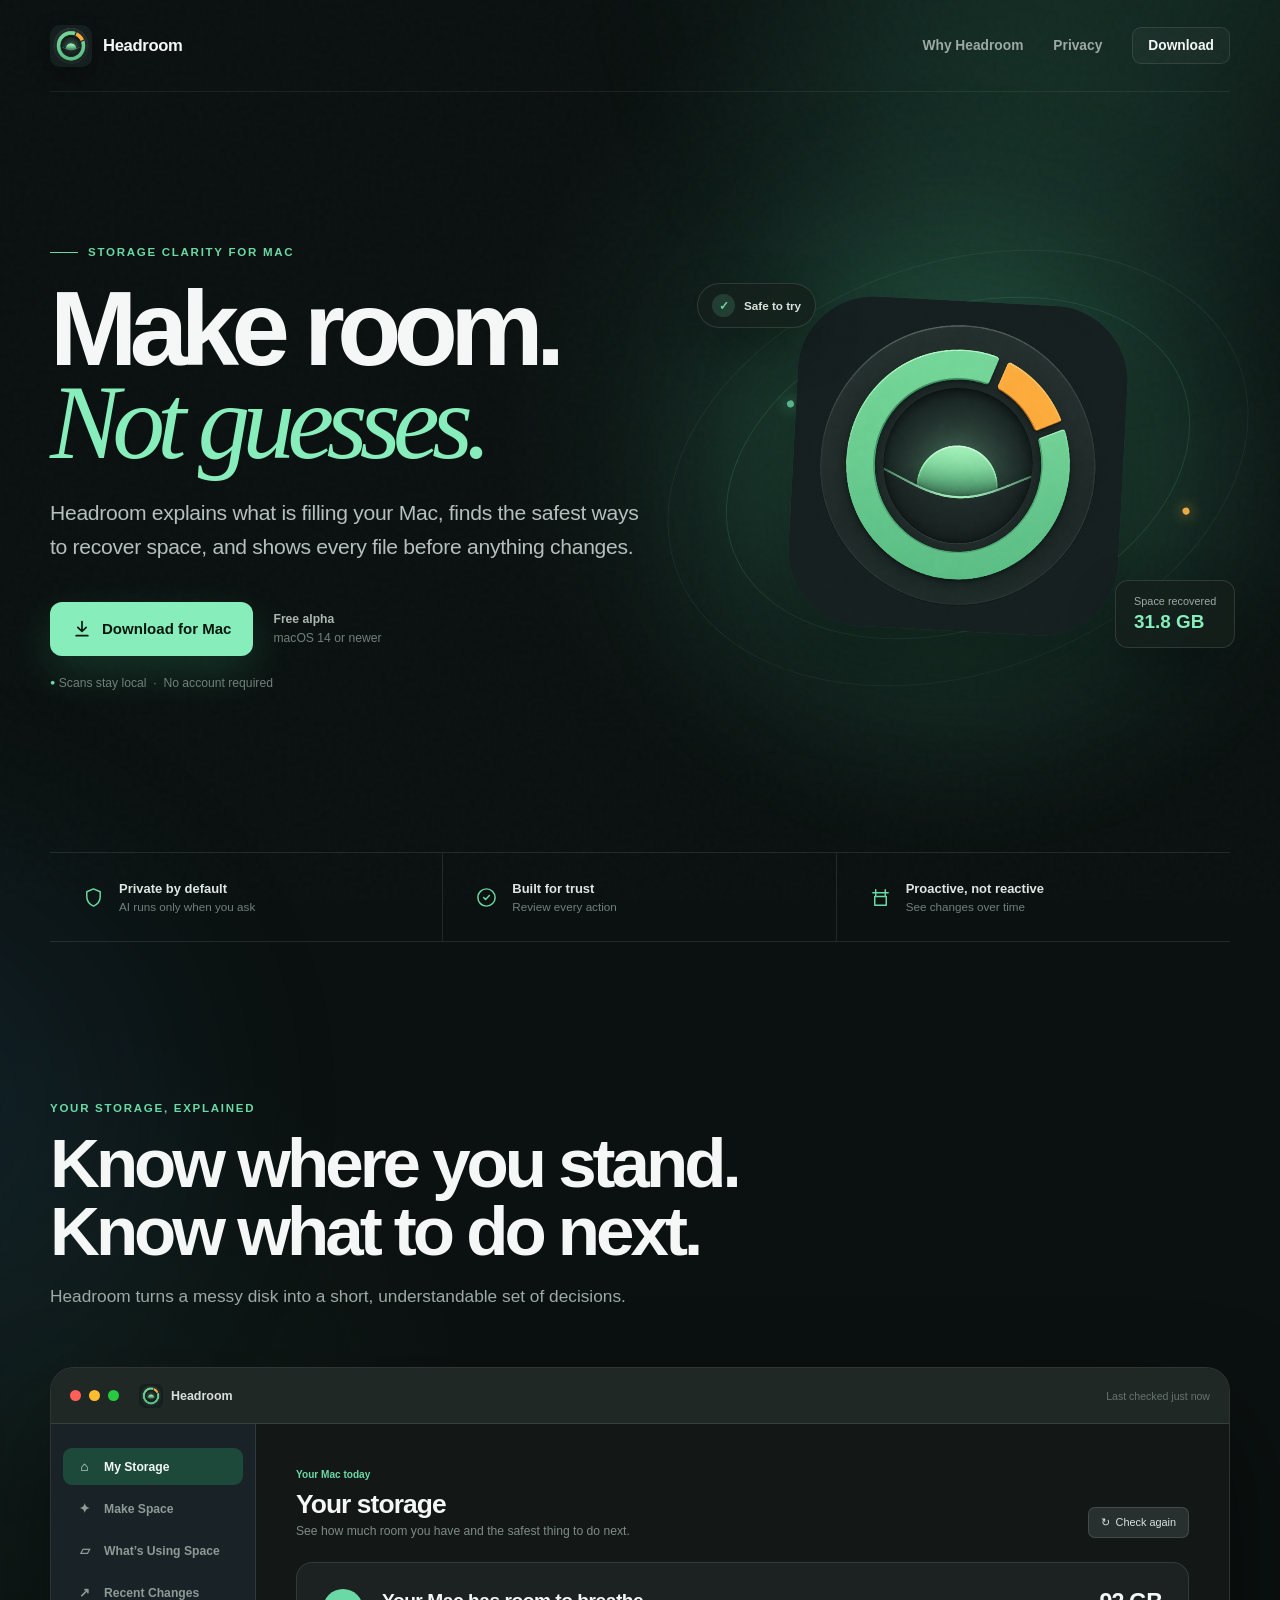
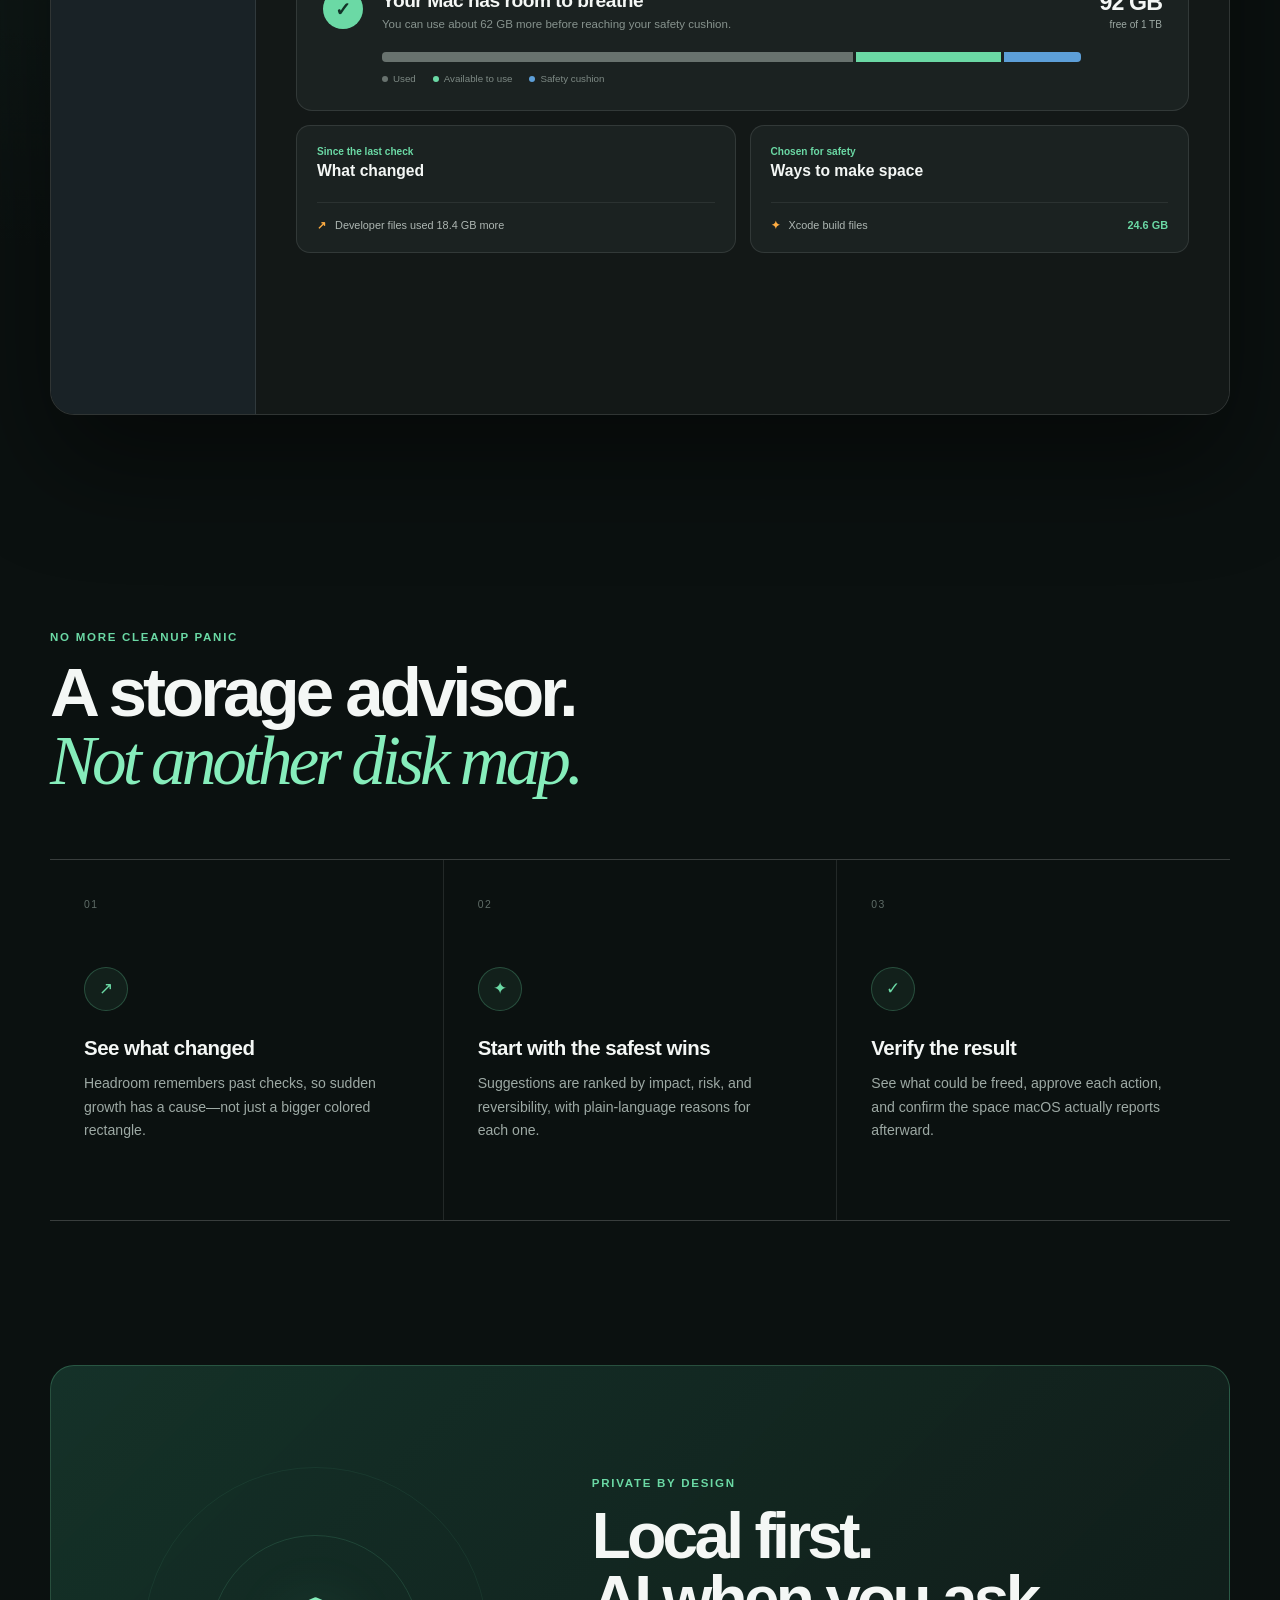
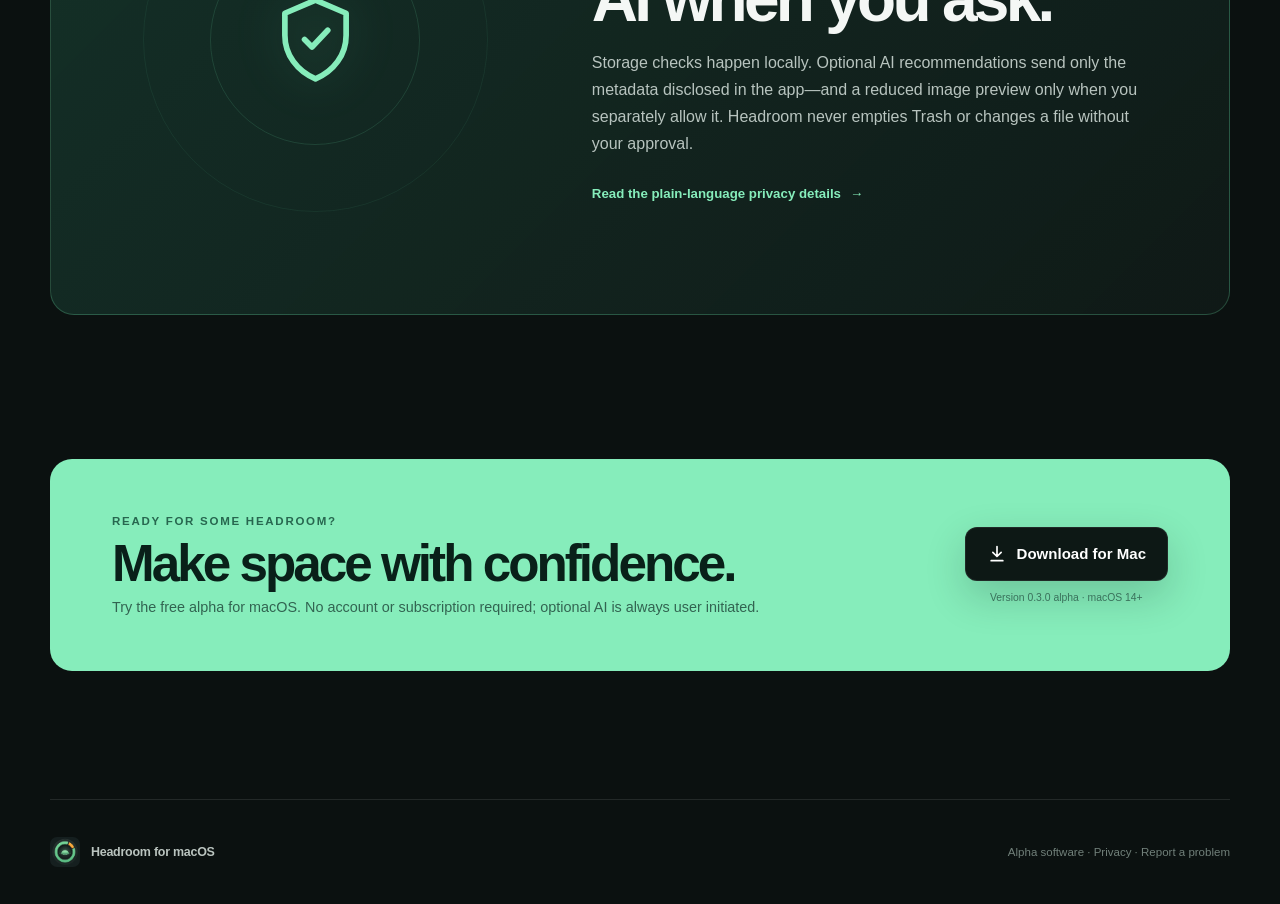
<file: release-site/index.html>
<!doctype html>
<html lang="en">
<head>
  <meta charset="utf-8">
  <meta name="viewport" content="width=device-width, initial-scale=1">
  <meta name="description" content="Headroom is a private, local-first Mac app that explains what is using your storage and helps you make room safely.">
  <meta name="theme-color" content="#0d1513">
  <meta property="og:title" content="Headroom for Mac — Make room without guessing">
  <meta property="og:description" content="Understand what changed, find the safest ways to recover space, and review every file before anything moves.">
  <meta property="og:image" content="app-icon.png">
  <meta property="og:type" content="website">
  <title>Headroom for Mac — Make room without guessing</title>
  <link rel="icon" href="app-icon.png">
  <link rel="apple-touch-icon" href="app-icon.png">
  <link rel="stylesheet" href="styles.css">
</head>
<body>
  <a class="skip-link" href="#main">Skip to content</a>
  <div class="ambient ambient-one" aria-hidden="true"></div>
  <div class="ambient ambient-two" aria-hidden="true"></div>
  <div class="grain" aria-hidden="true"></div>

  <header class="site-header">
    <a class="brand" href="./" aria-label="Headroom home">
      <img src="app-icon.png" width="42" height="42" alt="">
      <span>Headroom</span>
    </a>
    <nav aria-label="Main navigation">
      <a href="#why">Why Headroom</a>
      <a href="#privacy">Privacy</a>
      <a class="nav-download" href="#download">Download</a>
    </nav>
  </header>

  <main id="main">
    <section class="hero">
      <div class="hero-copy">
        <div class="eyebrow"><span></span> Storage clarity for Mac</div>
        <h1>Make room.<br><em>Not guesses.</em></h1>
        <p class="lede">Headroom explains what is filling your Mac, finds the safest ways to recover space, and shows every file before anything changes.</p>
        <div class="download-row">
          <a class="download-button" href="https://github.com/jacobmoncur/headroom/releases/latest/download/Headroom-0.3.0.dmg">
            <svg aria-hidden="true" viewBox="0 0 24 24"><path d="M12 3v12m0 0 5-5m-5 5-5-5M5 20h14"/></svg>
            Download for Mac
          </a>
          <div class="requirements"><strong>Free alpha</strong><br>macOS 14 or newer</div>
        </div>
        <p class="hero-note"><span aria-hidden="true">●</span> Scans stay local &nbsp;·&nbsp; No account required</p>
      </div>

      <div class="hero-art" aria-hidden="true">
        <div class="orbit orbit-one"></div>
        <div class="orbit orbit-two"></div>
        <div class="hero-icon-wrap">
          <div class="icon-glow"></div>
          <img src="app-icon.png" width="330" height="330" alt="">
        </div>
        <div class="floating-note note-space"><span>Space recovered</span><strong>31.8 GB</strong></div>
        <div class="floating-note note-safe"><i>✓</i><span>Safe to try</span></div>
      </div>
    </section>

    <section class="trust-strip" aria-label="Headroom principles">
      <p><svg aria-hidden="true" viewBox="0 0 24 24"><path d="M12 3 5 6v5c0 4.5 2.8 8.2 7 10 4.2-1.8 7-5.5 7-10V6l-7-3Z"/></svg><span><strong>Private by default</strong>AI runs only when you ask</span></p>
      <p><svg aria-hidden="true" viewBox="0 0 24 24"><path d="m9 12 2 2 4-4M12 3a9 9 0 1 0 0 18 9 9 0 0 0 0-18Z"/></svg><span><strong>Built for trust</strong>Review every action</span></p>
      <p><svg aria-hidden="true" viewBox="0 0 24 24"><path d="M4 7h16M7 4v6m10-6v6M6 11h12v9H6z"/></svg><span><strong>Proactive, not reactive</strong>See changes over time</span></p>
    </section>

    <section class="product-section" aria-labelledby="product-title">
      <div class="section-heading">
        <p class="tiny-label">YOUR STORAGE, EXPLAINED</p>
        <h2 id="product-title">Know where you stand.<br>Know what to do next.</h2>
        <p>Headroom turns a messy disk into a short, understandable set of decisions.</p>
      </div>

      <div class="product-stage" aria-label="Headroom storage summary example">
        <div class="window-chrome">
          <span class="traffic red"></span><span class="traffic yellow"></span><span class="traffic green"></span>
          <div class="window-title"><img src="app-icon.png" width="24" height="24" alt=""> Headroom</div>
          <span class="window-status">Last checked just now</span>
        </div>
        <div class="product-body">
          <aside>
            <div class="nav active"><span class="nav-icon">⌂</span><span>My Storage</span></div>
            <div class="nav"><span class="nav-icon">✦</span><span>Make Space</span></div>
            <div class="nav"><span class="nav-icon">▱</span><span>What’s Using Space</span></div>
            <div class="nav"><span class="nav-icon">↗</span><span>Recent Changes</span></div>
          </aside>
          <div class="app-content">
            <div class="app-heading">
              <div><span>Your Mac today</span><h3>Your storage</h3><p>See how much room you have and the safest thing to do next.</p></div>
              <button type="button" tabindex="-1">↻ &nbsp;Check again</button>
            </div>
            <div class="storage-card">
              <div class="status-mark">✓</div>
              <div class="storage-copy">
                <h4>Your Mac has room to breathe</h4>
                <p>You can use about 62 GB more before reaching your safety cushion.</p>
                <div class="storage-bar"><span class="used"></span><span class="available"></span><span class="reserve"></span></div>
                <div class="legend"><span><i></i> Used</span><span><i></i> Available to use</span><span><i></i> Safety cushion</span></div>
              </div>
              <div class="free-space"><strong>92 GB</strong><span>free of 1 TB</span></div>
            </div>
            <div class="mini-panels">
              <div><span>Since the last check</span><strong>What changed</strong><p><b>↗</b> Developer files used 18.4 GB more</p></div>
              <div><span>Chosen for safety</span><strong>Ways to make space</strong><p><b>✦</b> Xcode build files <em>24.6 GB</em></p></div>
            </div>
          </div>
        </div>
      </div>
    </section>

    <section class="why-section" id="why" aria-labelledby="why-title">
      <div class="why-intro">
        <p class="tiny-label">NO MORE CLEANUP PANIC</p>
        <h2 id="why-title">A storage advisor.<br><em>Not another disk map.</em></h2>
      </div>
      <div class="principles">
        <article><span class="step">01</span><div class="feature-icon">↗</div><h3>See what changed</h3><p>Headroom remembers past checks, so sudden growth has a cause—not just a bigger colored rectangle.</p></article>
        <article><span class="step">02</span><div class="feature-icon">✦</div><h3>Start with the safest wins</h3><p>Suggestions are ranked by impact, risk, and reversibility, with plain-language reasons for each one.</p></article>
        <article><span class="step">03</span><div class="feature-icon">✓</div><h3>Verify the result</h3><p>See what could be freed, approve each action, and confirm the space macOS actually reports afterward.</p></article>
      </div>
    </section>

    <section class="privacy-callout" id="privacy">
      <div class="privacy-visual" aria-hidden="true">
        <div class="privacy-ring ring-outer"></div><div class="privacy-ring ring-inner"></div>
        <svg viewBox="0 0 24 24"><path d="M12 3 5 6v5c0 4.5 2.8 8.2 7 10 4.2-1.8 7-5.5 7-10V6l-7-3Z"/><path d="m9.5 12 1.7 1.7 3.6-3.8"/></svg>
      </div>
      <div>
        <p class="tiny-label">PRIVATE BY DESIGN</p>
        <h2>Local first.<br>AI when you ask.</h2>
        <p>Storage checks happen locally. Optional AI recommendations send only the metadata disclosed in the app—and a reduced image preview only when you separately allow it. Headroom never empties Trash or changes a file without your approval.</p>
        <a href="privacy.html">Read the plain-language privacy details <span>→</span></a>
      </div>
    </section>

    <section class="download-card" id="download">
      <div><p class="tiny-label">READY FOR SOME HEADROOM?</p><h2>Make space with confidence.</h2><p>Try the free alpha for macOS. No account or subscription required; optional AI is always user initiated.</p></div>
      <div class="download-actions">
        <a class="download-button light" href="https://github.com/jacobmoncur/headroom/releases/latest/download/Headroom-0.3.0.dmg"><svg aria-hidden="true" viewBox="0 0 24 24"><path d="M12 3v12m0 0 5-5m-5 5-5-5M5 20h14"/></svg>Download for Mac</a>
        <span>Version 0.3.0 alpha · macOS 14+</span>
      </div>
    </section>
  </main>

  <footer>
    <a class="footer-brand" href="./"><img src="app-icon.png" width="30" height="30" alt="">Headroom for macOS</a>
    <span>Alpha software · <a href="privacy.html">Privacy</a> · <a href="https://github.com/jacobmoncur/headroom/issues">Report a problem</a></span>
  </footer>
</body>
</html>
</file>
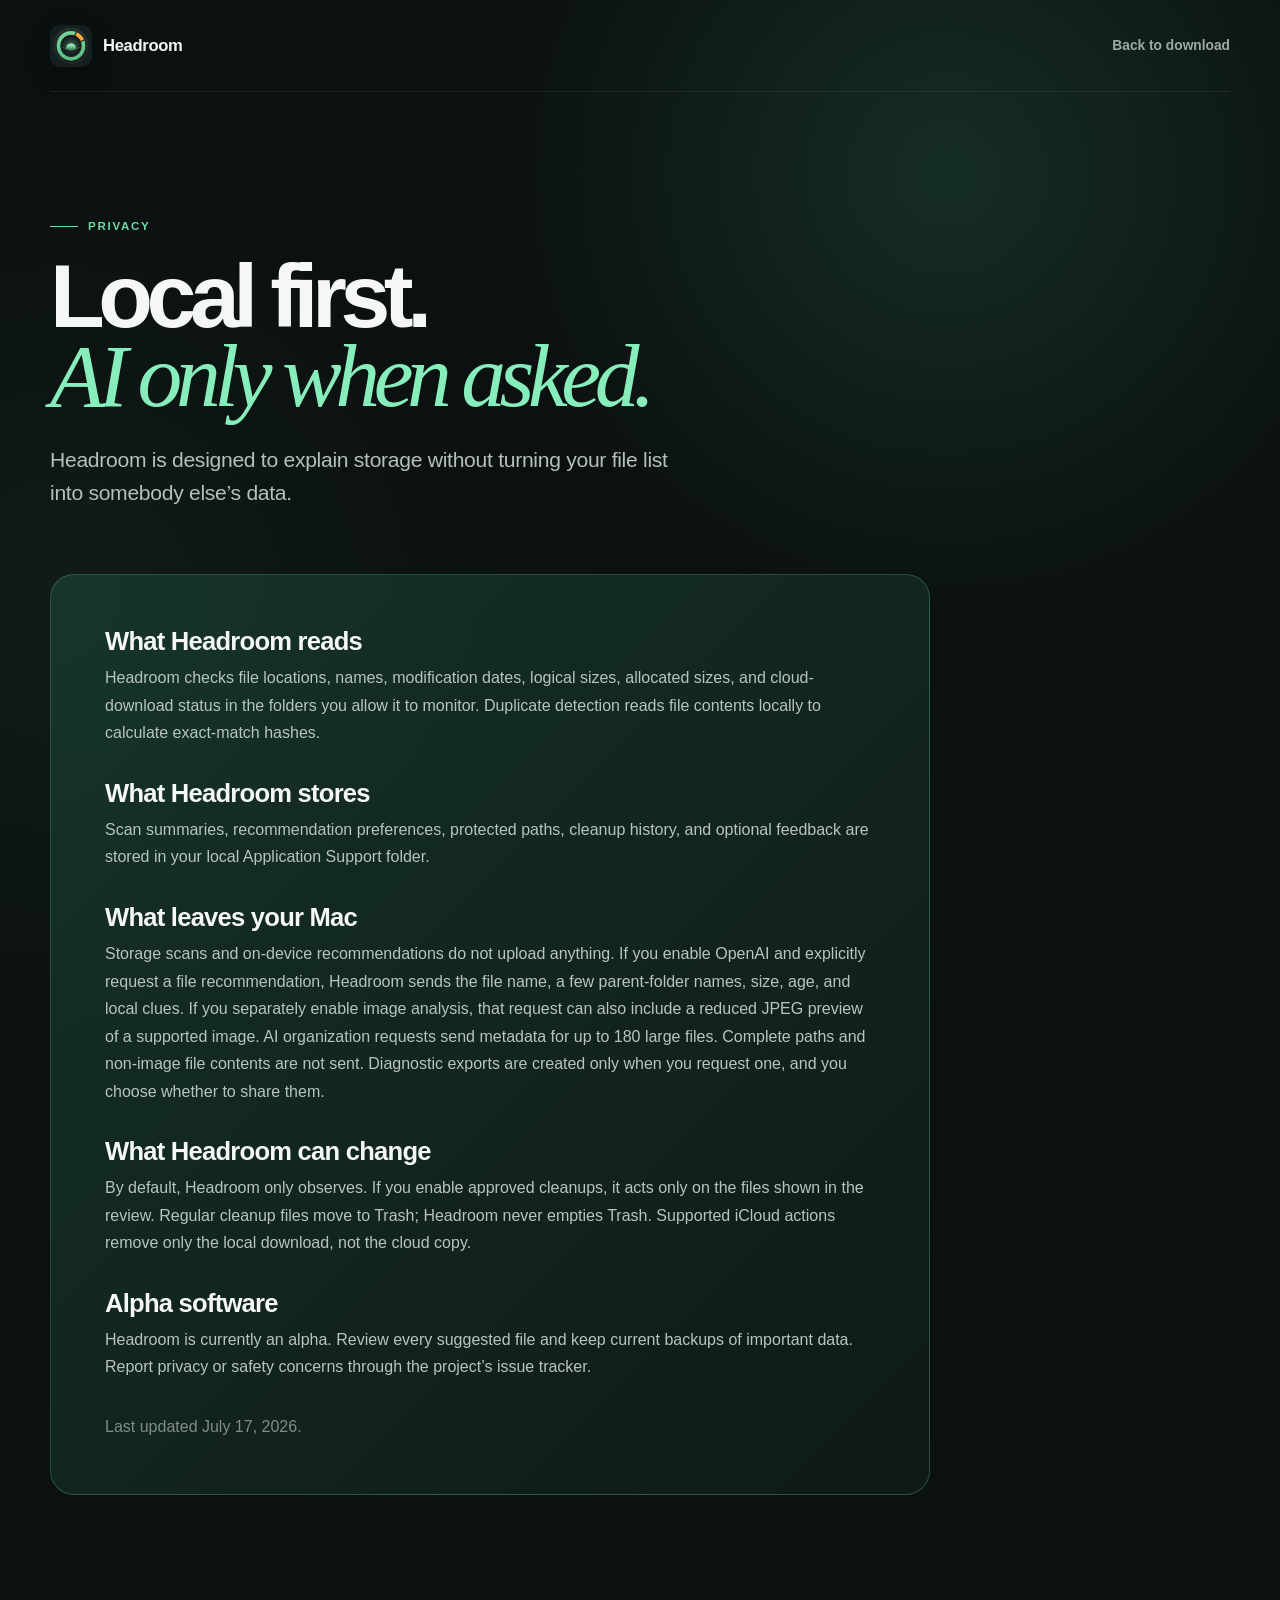
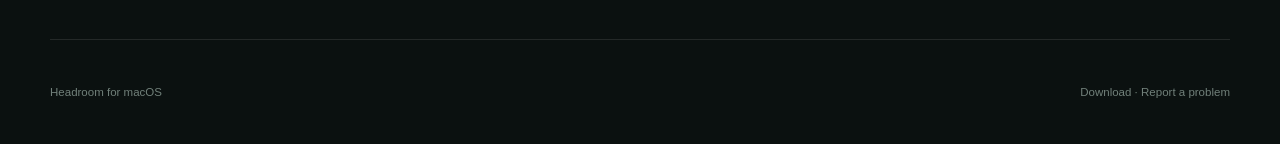
<file: release-site/privacy.html>
<!doctype html>
<html lang="en">
<head>
  <meta charset="utf-8">
  <meta name="viewport" content="width=device-width, initial-scale=1">
  <meta name="theme-color" content="#0d1513">
  <title>Privacy — Headroom for Mac</title>
  <link rel="icon" href="app-icon.png">
  <link rel="stylesheet" href="styles.css">
</head>
<body>
  <header class="site-header"><a class="brand" href="./"><img src="app-icon.png" width="42" height="42" alt=""><span>Headroom</span></a><nav aria-label="Privacy navigation"><a href="./">Back to download</a></nav></header>
  <main>
    <section class="hero privacy-page-hero">
      <div class="eyebrow"><span></span> Privacy</div>
      <h1 style="font-size:clamp(3.5rem,7vw,6rem)">Local first.<br><em>AI only when asked.</em></h1>
      <p class="lede">Headroom is designed to explain storage without turning your file list into somebody else’s data.</p>
    </section>
    <section class="privacy-callout privacy-copy">
      <h2>What Headroom reads</h2><p>Headroom checks file locations, names, modification dates, logical sizes, allocated sizes, and cloud-download status in the folders you allow it to monitor. Duplicate detection reads file contents locally to calculate exact-match hashes.</p>
      <h2>What Headroom stores</h2><p>Scan summaries, recommendation preferences, protected paths, cleanup history, and optional feedback are stored in your local Application Support folder.</p>
      <h2>What leaves your Mac</h2><p>Storage scans and on-device recommendations do not upload anything. If you enable OpenAI and explicitly request a file recommendation, Headroom sends the file name, a few parent-folder names, size, age, and local clues. If you separately enable image analysis, that request can also include a reduced JPEG preview of a supported image. AI organization requests send metadata for up to 180 large files. Complete paths and non-image file contents are not sent. Diagnostic exports are created only when you request one, and you choose whether to share them.</p>
      <h2>What Headroom can change</h2><p>By default, Headroom only observes. If you enable approved cleanups, it acts only on the files shown in the review. Regular cleanup files move to Trash; Headroom never empties Trash. Supported iCloud actions remove only the local download, not the cloud copy.</p>
      <h2>Alpha software</h2><p>Headroom is currently an alpha. Review every suggested file and keep current backups of important data. Report privacy or safety concerns through the project’s issue tracker.</p>
      <p style="margin-top:2rem;color:#7e8d87">Last updated July 17, 2026.</p>
    </section>
  </main>
  <footer><span>Headroom for macOS</span><span><a href="./">Download</a> · <a href="https://github.com/jacobmoncur/headroom/issues">Report a problem</a></span></footer>
</body>
</html>
</file>
<file: release-site/styles.css>
:root {
  color-scheme: dark;
  --ink: #f4f7f5;
  --muted: #9da9a4;
  --quiet: #71807a;
  --deep: #0b1110;
  --panel: #1b2221;
  --line: rgba(255, 255, 255, .1);
  --mint: #6bd9a5;
  --mint-bright: #86edbb;
  --mint-deep: #1d493b;
  --amber: #ffad42;
  --blue: #5d9fd8;
  --serif: "Iowan Old Style", "Baskerville", "Times New Roman", serif;
  --rounded: ui-rounded, "SF Pro Rounded", "Avenir Next", sans-serif;
}

* { box-sizing: border-box; }
html { scroll-behavior: smooth; }
body {
  margin: 0;
  min-height: 100vh;
  overflow-x: hidden;
  background: radial-gradient(circle at 74% 10%, rgba(40,91,75,.38), transparent 28rem), radial-gradient(circle at 5% 35%, rgba(44,84,72,.16), transparent 26rem), var(--deep);
  color: var(--ink);
  font-family: var(--rounded);
  -webkit-font-smoothing: antialiased;
}
a { color: inherit; }
button { font: inherit; }
.skip-link { position: fixed; top: -80px; left: 20px; z-index: 100; padding: 11px 16px; border-radius: 8px; background: var(--mint); color: #071510; text-decoration: none; font-weight: 750; }
.skip-link:focus { top: 16px; }
.ambient { position: fixed; z-index: -2; border-radius: 50%; filter: blur(120px); opacity: .13; }
.ambient-one { width: 36rem; height: 36rem; background: #55dfa8; top: -21rem; right: -5rem; }
.ambient-two { width: 30rem; height: 30rem; background: #367fb5; left: -21rem; top: 54rem; }
.grain { position: fixed; inset: 0; z-index: -1; pointer-events: none; opacity: .035; background-image: url("data:image/svg+xml,%3Csvg viewBox='0 0 180 180' xmlns='http://www.w3.org/2000/svg'%3E%3Cfilter id='n'%3E%3CfeTurbulence type='fractalNoise' baseFrequency='.9' numOctaves='4' stitchTiles='stitch'/%3E%3C/filter%3E%3Crect width='100%25' height='100%25' filter='url(%23n)' opacity='.55'/%3E%3C/svg%3E"); }

.site-header, main, footer { width: min(1180px, calc(100% - 48px)); margin-inline: auto; }
.site-header { height: 92px; display: flex; align-items: center; justify-content: space-between; border-bottom: 1px solid rgba(255,255,255,.07); }
.brand, .footer-brand { display: flex; align-items: center; gap: 11px; text-decoration: none; font-size: 1.04rem; font-weight: 760; letter-spacing: -.02em; }
.brand img { border-radius: 10px; box-shadow: 0 8px 22px rgba(0,0,0,.3); }
.site-header nav { display: flex; align-items: center; gap: 30px; }
.site-header nav a { color: var(--muted); text-decoration: none; font-size: .86rem; font-weight: 650; transition: color .2s ease; }
.site-header nav a:hover { color: var(--ink); }
.site-header .nav-download { padding: 10px 15px; border: 1px solid var(--line); border-radius: 9px; color: var(--ink); background: rgba(255,255,255,.035); }

.hero { min-height: 760px; display: grid; grid-template-columns: minmax(0,1.04fr) minmax(380px,.96fr); gap: 44px; align-items: center; padding: 6.5rem 0 7rem; }
.hero-copy { position: relative; z-index: 2; animation: rise .85s cubic-bezier(.2,.7,.2,1) both; }
.eyebrow, .tiny-label { margin: 0; color: var(--mint); font-size: .72rem; letter-spacing: .15em; font-weight: 800; text-transform: uppercase; }
.eyebrow { display: flex; align-items: center; gap: 10px; }
.eyebrow span { width: 28px; height: 1px; background: var(--mint); }
h1 { max-width: 710px; margin: 25px 0 27px; font-size: clamp(4.4rem,8.2vw,7.25rem); line-height: .88; letter-spacing: -.072em; }
h1 em, .why-intro h2 em { color: var(--mint-bright); font-family: var(--serif); font-weight: 400; }
.lede { max-width: 655px; margin: 0; color: #b5bfbb; font-size: clamp(1.08rem,1.8vw,1.32rem); line-height: 1.6; letter-spacing: -.014em; }
.download-row { display: flex; align-items: center; gap: 20px; margin-top: 38px; }
.download-button { display: inline-flex; align-items: center; justify-content: center; gap: 10px; min-height: 54px; padding: 0 21px; border: 1px solid transparent; border-radius: 12px; background: var(--mint-bright); color: #071710; text-decoration: none; font-size: .94rem; font-weight: 790; box-shadow: 0 16px 44px rgba(63,214,151,.18); transition: transform .2s ease, box-shadow .2s ease, background-color .2s ease; }
.download-button:hover { transform: translateY(-2px); background: #9af4c8; box-shadow: 0 22px 52px rgba(63,214,151,.27); }
.download-button:focus-visible, .site-header a:focus-visible, footer a:focus-visible { outline: 3px solid rgba(134,237,187,.45); outline-offset: 4px; }
.download-button svg { width: 20px; fill: none; stroke: currentColor; stroke-width: 2; stroke-linecap: round; stroke-linejoin: round; }
.requirements { color: var(--quiet); font-size: .76rem; line-height: 1.55; }
.requirements strong { color: #abb6b1; font-weight: 700; }
.hero-note { margin: 20px 0 0; color: #718079; font-size: .76rem; }
.hero-note span { color: var(--mint); font-size: .55rem; vertical-align: 2px; }

.hero-art { position: relative; min-height: 520px; display: grid; place-items: center; animation: fade .9s .16s ease both; }
.hero-icon-wrap { position: relative; z-index: 2; width: min(330px,68%); aspect-ratio: 1; }
.hero-icon-wrap img { position: relative; z-index: 2; width: 100%; height: 100%; border-radius: 23%; box-shadow: 0 44px 90px rgba(0,0,0,.45); transform: rotate(3deg); }
.icon-glow { position: absolute; inset: 10%; border-radius: 50%; background: rgba(90,225,167,.28); filter: blur(65px); transform: scale(1.45); }
.orbit { position: absolute; border: 1px solid rgba(108,218,167,.15); border-radius: 50%; transform: rotate(-20deg); }
.orbit-one { width: 480px; height: 320px; }.orbit-two { width: 600px; height: 410px; border-color: rgba(255,255,255,.06); }
.orbit::after { content: ""; position: absolute; width: 7px; height: 7px; border-radius: 50%; background: var(--mint); box-shadow: 0 0 14px var(--mint); }
.orbit-one::after { top: 12%; left: 21%; }.orbit-two::after { right: 16%; bottom: 20%; background: var(--amber); box-shadow: 0 0 14px var(--amber); }
.floating-note { position: absolute; z-index: 3; border: 1px solid rgba(255,255,255,.12); background: rgba(21,31,28,.82); box-shadow: 0 18px 48px rgba(0,0,0,.32); backdrop-filter: blur(14px); }
.note-space { right: -5px; bottom: 80px; display: flex; flex-direction: column; gap: 4px; padding: 14px 18px; border-radius: 13px; }
.note-space span { color: var(--muted); font-size: .68rem; }.note-space strong { color: var(--mint-bright); font-size: 1.18rem; }
.note-safe { top: 75px; left: 12px; display: flex; align-items: center; gap: 9px; padding: 10px 14px; border-radius: 999px; color: #dbe3df; font-size: .73rem; font-weight: 700; }
.note-safe i { width: 23px; height: 23px; display: grid; place-items: center; border-radius: 50%; background: rgba(107,217,165,.17); color: var(--mint); font-style: normal; }

.trust-strip { display: grid; grid-template-columns: repeat(3,1fr); border-block: 1px solid var(--line); }
.trust-strip p { margin: 0; padding: 28px 32px; display: flex; align-items: center; gap: 14px; border-right: 1px solid var(--line); }
.trust-strip p:last-child { border-right: 0; }
.trust-strip svg { width: 23px; flex: 0 0 auto; fill: none; stroke: var(--mint); stroke-width: 1.55; stroke-linecap: round; stroke-linejoin: round; }
.trust-strip span { display: flex; flex-direction: column; gap: 4px; color: var(--quiet); font-size: .73rem; }.trust-strip strong { color: #dfe5e2; font-size: .81rem; }

.product-section { padding: 10rem 0 6.5rem; }
.section-heading { max-width: 780px; margin-bottom: 56px; }
.section-heading h2, .why-intro h2, .privacy-callout h2, .download-card h2 { margin: 16px 0 18px; font-size: clamp(2.65rem,5.4vw,5rem); line-height: .98; letter-spacing: -.058em; }
.section-heading > p:last-child { max-width: 580px; margin: 0; color: var(--muted); font-size: 1.08rem; line-height: 1.6; }
.product-stage { overflow: hidden; border: 1px solid rgba(255,255,255,.13); border-radius: 24px; background: #111716; box-shadow: 0 50px 110px rgba(0,0,0,.46); }
.window-chrome { height: 56px; display: flex; align-items: center; padding: 0 19px; gap: 8px; background: #202826; border-bottom: 1px solid var(--line); }
.traffic { width: 11px; height: 11px; border-radius: 50%; }.red { background: #ff5f57; }.yellow { background: #febc2e; }.green { background: #28c840; }
.window-title { margin-left: 12px; display: flex; align-items: center; gap: 8px; color: #d9dfdc; font-size: .78rem; font-weight: 700; }.window-title img { border-radius: 6px; }
.window-status { margin-left: auto; color: #66736e; font-size: .66rem; }
.product-body { min-height: 590px; display: grid; grid-template-columns: 205px 1fr; }
aside { padding: 24px 12px; background: #192226; border-right: 1px solid var(--line); }
.nav { display: flex; align-items: center; gap: 11px; padding: 11px 13px; margin-bottom: 5px; border-radius: 9px; color: #8d9a95; font-size: .76rem; font-weight: 650; }
.nav-icon { width: 17px; text-align: center; font-size: .83rem; }.nav.active { background: var(--mint-deep); color: var(--ink); }
.app-content { padding: 40px; background: #131817; }
.app-heading { display: flex; align-items: flex-end; justify-content: space-between; gap: 24px; margin-bottom: 24px; }
.app-heading span, .mini-panels span { color: var(--mint); font-size: .63rem; font-weight: 750; }
.app-heading h3 { margin: 7px 0 4px; font-size: 1.65rem; letter-spacing: -.035em; }.app-heading p { margin: 0; color: #7e8b86; font-size: .76rem; }
.app-heading button { padding: 8px 12px; border: 1px solid rgba(255,255,255,.13); border-radius: 7px; background: #27302e; color: #d9e1dd; font-size: .68rem; }
.storage-card { padding: 26px; display: grid; grid-template-columns: auto 1fr auto; gap: 19px; border: 1px solid var(--line); border-radius: 16px; background: var(--panel); }
.status-mark { width: 40px; height: 40px; display: grid; place-items: center; border-radius: 50%; background: var(--mint); color: #123428; font-size: 1.2rem; font-weight: 900; }
.storage-copy h4 { margin: 1px 0 6px; font-size: 1.2rem; letter-spacing: -.025em; }.storage-copy p { color: #87938e; margin: 0; font-size: .72rem; }
.free-space { text-align: right; display: flex; flex-direction: column; gap: 3px; }.free-space strong { font-size: 1.45rem; letter-spacing: -.04em; }.free-space span { color: var(--muted); font-size: .63rem; }
.storage-bar { display: flex; gap: 3px; height: 10px; margin: 22px 0 11px; overflow: hidden; border-radius: 4px; }.storage-bar span { display: block; }
.used { width: 68%; background: #68726e; }.available { width: 21%; background: var(--mint); }.reserve { width: 11%; background: var(--blue); }
.legend { display: flex; flex-wrap: wrap; gap: 17px; color: #7d8984; font-size: .61rem; }.legend span { display: flex; align-items: center; gap: 5px; }.legend i { width: 6px; height: 6px; border-radius: 50%; background: #68726e; }.legend span:nth-child(2) i { background: var(--mint); }.legend span:nth-child(3) i { background: var(--blue); }
.mini-panels { display: grid; grid-template-columns: 1fr 1fr; gap: 14px; margin-top: 14px; }.mini-panels > div { min-height: 128px; display: flex; flex-direction: column; padding: 20px; border: 1px solid var(--line); border-radius: 14px; background: var(--panel); }
.mini-panels strong { margin-top: 5px; font-size: .98rem; }.mini-panels p { margin: auto 0 0; padding-top: 16px; border-top: 1px solid rgba(255,255,255,.07); color: #aeb7b3; font-size: .68rem; }.mini-panels p b { margin-right: 6px; color: var(--amber); }.mini-panels p em { float: right; color: var(--mint); font-style: normal; font-weight: 700; }

.why-section { padding: 7rem 0 9rem; }.why-intro { max-width: 900px; margin-bottom: 64px; }
.principles { display: grid; grid-template-columns: repeat(3,1fr); gap: 1px; background: var(--line); border-block: 1px solid var(--line); }
.principles article { min-height: 360px; padding: 34px; background: var(--deep); }.step { color: #5f6c67; font-size: .65rem; letter-spacing: .14em; }
.feature-icon { width: 44px; height: 44px; display: grid; place-items: center; margin-top: 55px; border: 1px solid rgba(107,217,165,.25); border-radius: 50%; background: rgba(107,217,165,.08); color: var(--mint); font-size: 1.05rem; }
.principles h3 { margin: 25px 0 12px; font-size: 1.28rem; letter-spacing: -.025em; }.principles p { max-width: 300px; margin: 0; color: var(--muted); font-size: .88rem; line-height: 1.7; }

.privacy-callout { min-height: 550px; margin-bottom: 9rem; padding: 68px 78px; display: grid; grid-template-columns: .8fr 1.2fr; gap: 90px; align-items: center; overflow: hidden; border: 1px solid rgba(107,217,165,.25); border-radius: 24px; background: linear-gradient(135deg,rgba(27,70,56,.62),rgba(17,28,25,.78)); }
.privacy-visual { position: relative; min-height: 330px; display: grid; place-items: center; }.privacy-visual svg { z-index: 2; width: 105px; fill: none; stroke: var(--mint-bright); stroke-width: 1.3; stroke-linecap: round; stroke-linejoin: round; filter: drop-shadow(0 0 24px rgba(107,217,165,.24)); }
.privacy-ring { position: absolute; border-radius: 50%; border: 1px solid rgba(107,217,165,.15); }.ring-inner { width: 210px; height: 210px; }.ring-outer { width: 345px; height: 345px; border-color: rgba(107,217,165,.08); }
.privacy-callout h2 { font-size: clamp(3rem,5vw,4.7rem); }.privacy-callout div > p:not(.tiny-label) { max-width: 565px; margin: 0; color: #b8c4bf; font-size: 1rem; line-height: 1.7; }
.privacy-callout a { display: inline-flex; gap: 9px; margin-top: 28px; color: var(--mint-bright); text-decoration: none; font-size: .83rem; font-weight: 700; }.privacy-callout a span { transition: transform .2s ease; }.privacy-callout a:hover span { transform: translateX(3px); }

.download-card { margin-bottom: 8rem; padding: 56px 62px; display: grid; grid-template-columns: 1fr auto; gap: 55px; align-items: center; border-radius: 22px; background: var(--mint-bright); color: #092019; }
.download-card .tiny-label { color: #27674f; }.download-card h2 { margin: 12px 0 10px; font-size: clamp(2.4rem,4vw,3.65rem); }.download-card p:last-child { margin: 0; color: #326451; font-size: .9rem; }
.download-actions { display: flex; flex-direction: column; align-items: center; gap: 11px; }.download-button.light { border-color: rgba(255,255,255,.08); background: #0d1815; color: white; box-shadow: 0 15px 40px rgba(8,35,25,.2); }.download-button.light:hover { background: #15241f; }.download-actions > span { color: #3a715b; font-size: .65rem; }

footer { min-height: 105px; display: flex; align-items: center; justify-content: space-between; gap: 30px; border-top: 1px solid var(--line); color: var(--quiet); font-size: .72rem; }
.footer-brand { color: #bac4bf; font-size: .78rem; }.footer-brand img { border-radius: 7px; } footer a { text-decoration: none; } footer span a:hover { color: var(--ink); }

.privacy-page-hero { min-height: auto; display: block; max-width: 860px; padding: 8rem 0 4rem; }.privacy-page-hero h1 { font-size: clamp(3.5rem,7vw,6rem); }
.privacy-copy { display: block; max-width: 880px; min-height: 0; padding: 54px; }.privacy-copy h2 { margin: 34px 0 10px; font-size: 1.6rem; letter-spacing: -.03em; }.privacy-copy h2:first-child { margin-top: 0; }.privacy-copy > p { margin: 0; color: #b8c4bf; line-height: 1.72; }

@keyframes rise { from { opacity: 0; transform: translateY(18px); } to { opacity: 1; transform: none; } }
@keyframes fade { from { opacity: 0; transform: scale(.97); } to { opacity: 1; transform: none; } }

@media (max-width: 900px) {
  .hero { min-height: auto; grid-template-columns: 1fr; padding: 5.5rem 0 4rem; }.hero-copy { max-width: 720px; }.hero-art { min-height: 440px; }
  .trust-strip { grid-template-columns: 1fr; }.trust-strip p { border-right: 0; border-bottom: 1px solid var(--line); }.trust-strip p:last-child { border-bottom: 0; }
  .product-section { padding-top: 7rem; }.product-body { grid-template-columns: 1fr; min-height: auto; } aside { display: none; }
  .principles { grid-template-columns: 1fr; }.principles article { min-height: 290px; }.feature-icon { margin-top: 34px; }
  .privacy-callout { grid-template-columns: 1fr; gap: 25px; padding: 60px; }.privacy-visual { min-height: 270px; }.ring-outer { width: 290px; height: 290px; }
  .download-card { grid-template-columns: 1fr; }.download-actions { align-items: flex-start; }
}

@media (max-width: 620px) {
  .site-header, main, footer { width: calc(100% - 28px); }.site-header { height: 76px; }.site-header nav { display: none; }.brand img { width: 36px; height: 36px; }
  main { overflow: hidden; }.hero, .hero-copy { width: 100%; min-width: 0; max-width: 100%; }.hero { gap: 20px; padding-top: 4.5rem; } h1 { font-size: clamp(3.2rem,14vw,4rem); letter-spacing: -.06em; }.lede { max-width: 100%; font-size: 1rem; }.download-row { width: 100%; align-items: stretch; flex-direction: column; gap: 13px; }.download-button { width: 100%; max-width: 100%; }
  .hero-art { min-height: 350px; }.hero-icon-wrap { width: 235px; }.orbit-one { width: 330px; height: 225px; }.orbit-two { width: 410px; height: 280px; }.note-safe { top: 45px; left: -3px; }.note-space { right: -4px; bottom: 38px; }
  .trust-strip p { padding: 23px 18px; }.section-heading h2, .why-intro h2 { font-size: 2.75rem; }.product-section { padding-bottom: 3.5rem; }.section-heading { margin-bottom: 32px; }.product-stage { border-radius: 15px; }
  .window-chrome { height: 46px; }.window-status { display: none; }.app-content { padding: 18px; }.app-heading { align-items: flex-start; }.app-heading button { display: none; }.storage-card { grid-template-columns: auto 1fr; padding: 18px; }.free-space { grid-column: 2; text-align: left; }.legend { gap: 8px 12px; }.mini-panels { grid-template-columns: 1fr; }.mini-panels > div { min-height: 118px; }
  .why-section { padding: 5.5rem 0; }.why-intro { margin-bottom: 36px; }.principles article { padding: 28px; }
  .privacy-callout { min-height: auto; margin-bottom: 5.5rem; padding: 42px 25px; }.privacy-visual { min-height: 210px; }.privacy-visual svg { width: 74px; }.ring-inner { width: 150px; height: 150px; }.ring-outer { width: 220px; height: 220px; }.privacy-callout h2 { font-size: 2.85rem; }
  .download-card { margin-bottom: 5.5rem; padding: 38px 25px; gap: 30px; }.download-card h2 { font-size: 2.55rem; }.download-actions { align-items: stretch; }.download-actions > span { text-align: center; }
  .privacy-page-hero { padding-top: 5rem; }.privacy-copy { padding: 32px 24px; }
  footer { padding: 28px 0; align-items: flex-start; flex-direction: column; } footer > span { line-height: 1.8; }
}

@media (prefers-reduced-motion: reduce) { * { scroll-behavior: auto !important; animation: none !important; transition: none !important; } }
</file>
